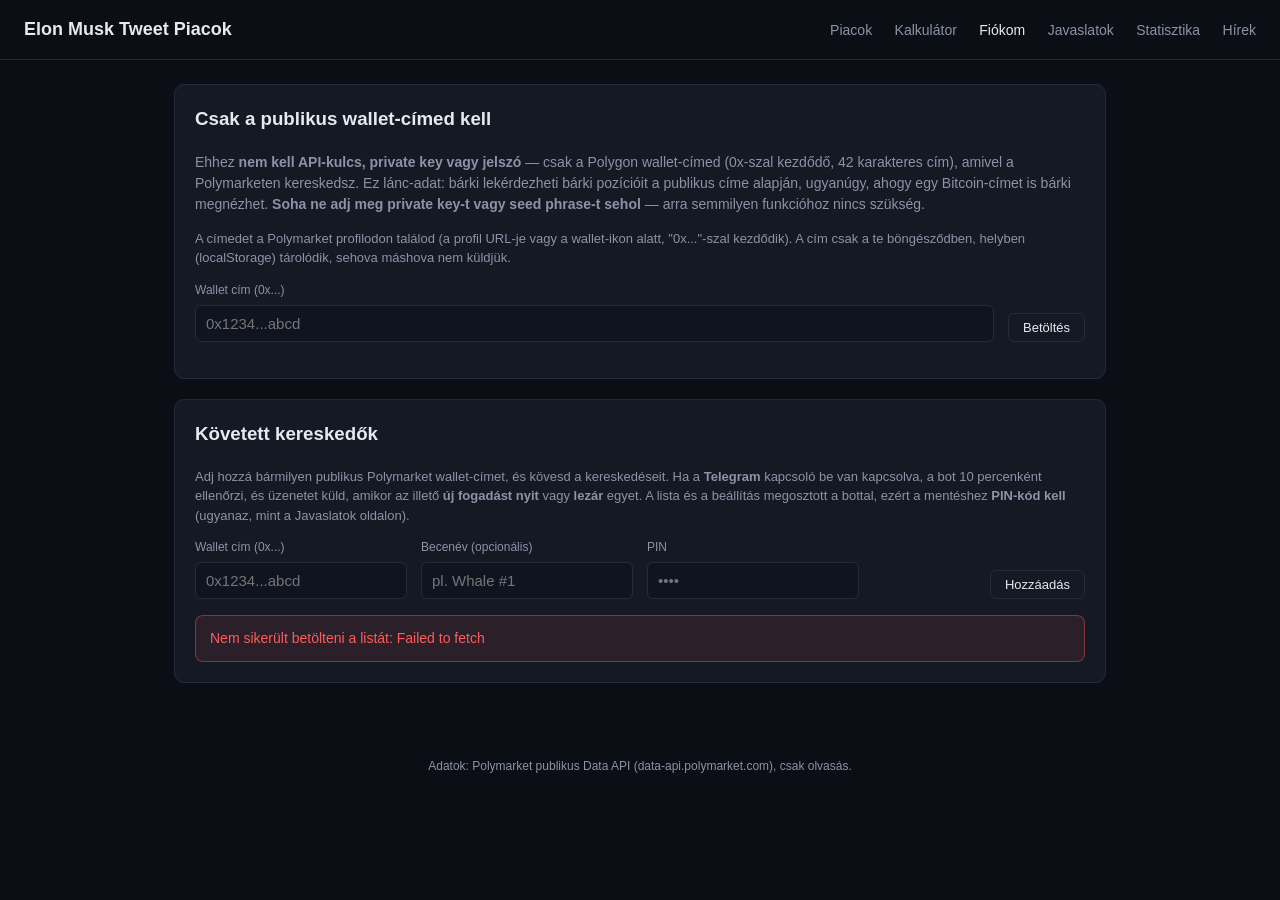
<file: account.html>
<!DOCTYPE html>
<html lang="hu">
<head>
<meta charset="UTF-8">
<meta name="viewport" content="width=device-width, initial-scale=1.0">
<title>Fiókom — Elon Musk Tweet Piacok</title>
<link rel="stylesheet" href="css/style.css?v=3">
</head>
<body>
<header class="top">
  <h1>Elon Musk Tweet Piacok</h1>
  <nav>
    <a href="index.html">Piacok</a>
    <a href="calculator.html">Kalkulátor</a>
    <a href="account.html" class="active">Fiókom</a>
    <a href="recommendations.html">Javaslatok</a>
    <a href="stats.html">Statisztika</a>
    <a href="news.html">Hírek</a>
  </nav>
</header>
<main>
  <div class="panel">
    <h3 style="margin-top:0;">Csak a publikus wallet-címed kell</h3>
    <p class="muted" style="font-size:14px;">
      Ehhez <b>nem kell API-kulcs, private key vagy jelszó</b> — csak a Polygon
      wallet-címed (0x-szal kezdődő, 42 karakteres cím), amivel a Polymarketen
      kereskedsz. Ez lánc-adat: bárki lekérdezheti bárki pozícióit a publikus
      címe alapján, ugyanúgy, ahogy egy Bitcoin-címet is bárki megnézhet.
      <b>Soha ne adj meg private key-t vagy seed phrase-t sehol</b> — arra
      semmilyen funkcióhoz nincs szükség.
    </p>
    <p class="muted" style="font-size:13px;">
      A címedet a Polymarket profilodon találod (a profil URL-je vagy a
      wallet-ikon alatt, "0x..."-szal kezdődik). A cím csak a te böngésződben,
      helyben (localStorage) tárolódik, sehova máshova nem küldjük.
    </p>
    <div class="calc-grid" style="grid-template-columns: 1fr auto;">
      <div class="field">
        <label>Wallet cím (0x...)</label>
        <input type="text" id="addressInput" placeholder="0x1234...abcd">
      </div>
      <div class="field" style="justify-content:flex-end;display:flex;align-items:flex-end;">
        <button id="loadBtn">Betöltés</button>
      </div>
    </div>
    <div id="errorBox"></div>
  </div>

  <div id="accountContent"></div>

  <div class="panel">
    <h3 style="margin-top:0;">Követett kereskedők</h3>
    <p class="muted" style="font-size:13px;">
      Adj hozzá bármilyen publikus Polymarket wallet-címet, és kövesd a kereskedéseit.
      Ha a <b>Telegram</b> kapcsoló be van kapcsolva, a bot 10 percenként ellenőrzi, és
      üzenetet küld, amikor az illető <b>új fogadást nyit</b> vagy <b>lezár</b> egyet.
      A lista és a beállítás megosztott a bottal, ezért a mentéshez <b>PIN-kód kell</b>
      (ugyanaz, mint a Javaslatok oldalon).
    </p>
    <div class="calc-grid">
      <div class="field">
        <label>Wallet cím (0x...)</label>
        <input type="text" id="followAddr" placeholder="0x1234...abcd">
      </div>
      <div class="field">
        <label>Becenév (opcionális)</label>
        <input type="text" id="followLabel" placeholder="pl. Whale #1">
      </div>
      <div class="field">
        <label>PIN</label>
        <input type="password" id="followPin" inputmode="numeric" placeholder="••••">
      </div>
      <div class="field" style="justify-content:flex-end;display:flex;align-items:flex-end;">
        <button id="followAddBtn">Hozzáadás</button>
      </div>
    </div>
    <div id="followErrorBox"></div>
    <div id="followList"><p class="loading">Betöltés...</p></div>
  </div>
</main>
<footer>Adatok: Polymarket publikus Data API (data-api.polymarket.com), csak olvasás.</footer>
<script src="js/api.js?v=18"></script>
<script src="js/account.js?v=4"></script>
</body>
</html>
</file>
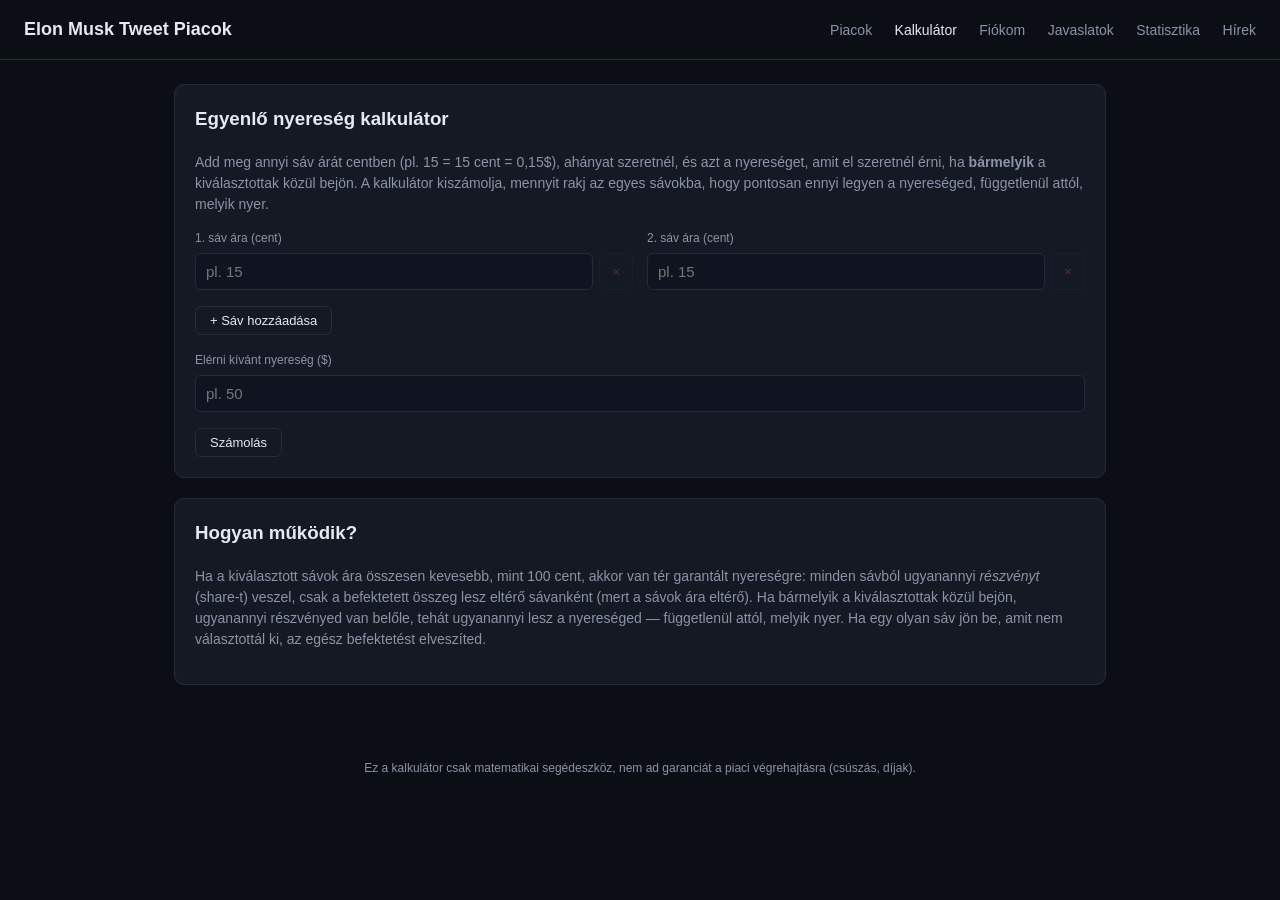
<file: calculator.html>
<!DOCTYPE html>
<html lang="hu">
<head>
<meta charset="UTF-8">
<meta name="viewport" content="width=device-width, initial-scale=1.0">
<title>Kalkulátor — Elon Musk Tweet Piacok</title>
<link rel="stylesheet" href="css/style.css?v=3">
</head>
<body>
<header class="top">
  <h1>Elon Musk Tweet Piacok</h1>
  <nav>
    <a href="index.html">Piacok</a>
    <a href="calculator.html" class="active">Kalkulátor</a>
    <a href="account.html">Fiókom</a>
    <a href="recommendations.html">Javaslatok</a>
    <a href="stats.html">Statisztika</a>
    <a href="news.html">Hírek</a>
  </nav>
</header>
<main>
  <div class="panel">
    <h3 style="margin-top:0;">Egyenlő nyereség kalkulátor</h3>
    <p class="muted" style="font-size:14px;">
      Add meg annyi sáv árát centben (pl. 15 = 15 cent = 0,15$), ahányat szeretnél,
      és azt a nyereséget, amit el szeretnél érni, ha <b>bármelyik</b> a kiválasztottak
      közül bejön. A kalkulátor kiszámolja, mennyit rakj az egyes sávokba, hogy
      pontosan ennyi legyen a nyereséged, függetlenül attól, melyik nyer.
    </p>

    <div class="calc-grid" id="priceRows"></div>
    <button id="addRowBtn" type="button">+ Sáv hozzáadása</button>

    <div class="calc-grid" style="margin-top:16px;">
      <div class="field">
        <label>Elérni kívánt nyereség ($)</label>
        <input type="number" id="profit" min="0" step="1" placeholder="pl. 50">
      </div>
    </div>

    <button id="calcBtn">Számolás</button>

    <div id="errorBox"></div>
    <div id="results"></div>
    <div id="paceInfo"></div>
  </div>

  <div class="panel">
    <h3 style="margin-top:0;">Hogyan működik?</h3>
    <p class="muted" style="font-size:14px;">
      Ha a kiválasztott sávok ára összesen kevesebb, mint 100 cent, akkor van tér
      garantált nyereségre: minden sávból ugyanannyi <i>részvényt</i> (share-t)
      veszel, csak a befektetett összeg lesz eltérő sávanként (mert a sávok ára
      eltérő). Ha bármelyik a kiválasztottak közül bejön, ugyanannyi részvényed
      van belőle, tehát ugyanannyi lesz a nyereséged — függetlenül attól, melyik
      nyer. Ha egy olyan sáv jön be, amit nem választottál ki, az egész
      befektetést elveszíted.
    </p>
  </div>
</main>
<footer>Ez a kalkulátor csak matematikai segédeszköz, nem ad garanciát a piaci végrehajtásra (csúszás, díjak).</footer>
<script src="js/api.js?v=18"></script>
<script src="js/calculator.js?v=5"></script>
</body>
</html>
</file>
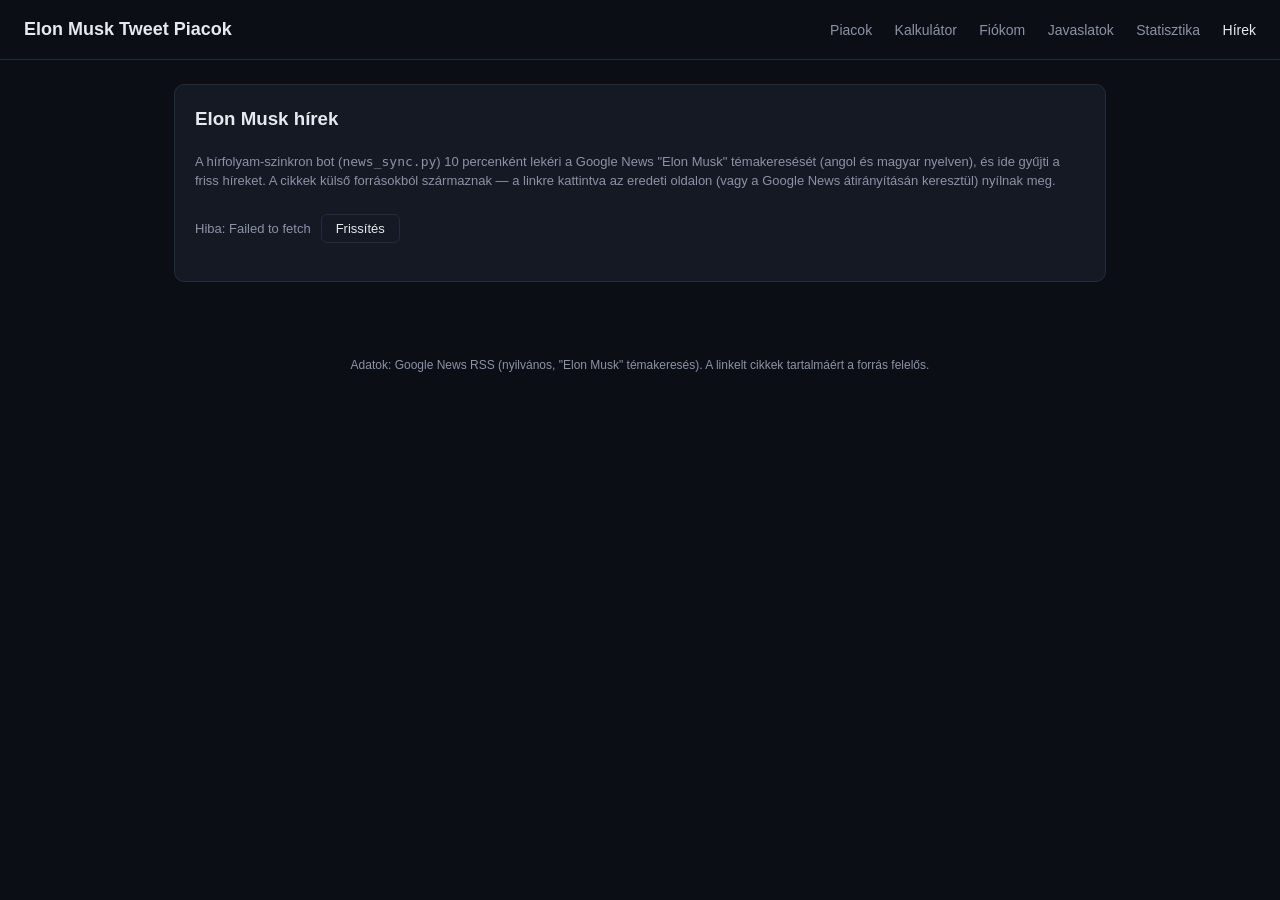
<file: news.html>
<!DOCTYPE html>
<html lang="hu">
<head>
<meta charset="UTF-8">
<meta name="viewport" content="width=device-width, initial-scale=1.0">
<title>Hírek — Elon Musk Tweet Piacok</title>
<link rel="stylesheet" href="css/style.css?v=3">
</head>
<body>
<header class="top">
  <h1>Elon Musk Tweet Piacok</h1>
  <nav>
    <a href="index.html">Piacok</a>
    <a href="calculator.html">Kalkulátor</a>
    <a href="account.html">Fiókom</a>
    <a href="recommendations.html">Javaslatok</a>
    <a href="stats.html">Statisztika</a>
    <a href="news.html" class="active">Hírek</a>
  </nav>
</header>
<main>
  <div class="panel">
    <h3 style="margin-top:0;">Elon Musk hírek</h3>
    <p class="muted" style="font-size:13px;">
      A hírfolyam-szinkron bot (<code>news_sync.py</code>) 10 percenként lekéri a
      Google News "Elon Musk" témakeresését (angol és magyar nyelven), és ide gyűjti
      a friss híreket. A cikkek külső forrásokból származnak — a linkre kattintva az
      eredeti oldalon (vagy a Google News átirányításán keresztül) nyílnak meg.
    </p>
    <div id="langFilter" class="bucket-preview" style="margin:10px 0;"></div>
    <div class="status-bar">
      <span id="statusText">Betöltés...</span>
      <button id="refreshBtn">Frissítés</button>
    </div>
  </div>

  <div id="newsList"></div>
</main>
<footer>Adatok: Google News RSS (nyilvános, "Elon Musk" témakeresés). A linkelt cikkek tartalmáért a forrás felelős.</footer>
<script src="js/api.js?v=18"></script>
<script src="js/news.js?v=2"></script>
</body>
</html>
</file>
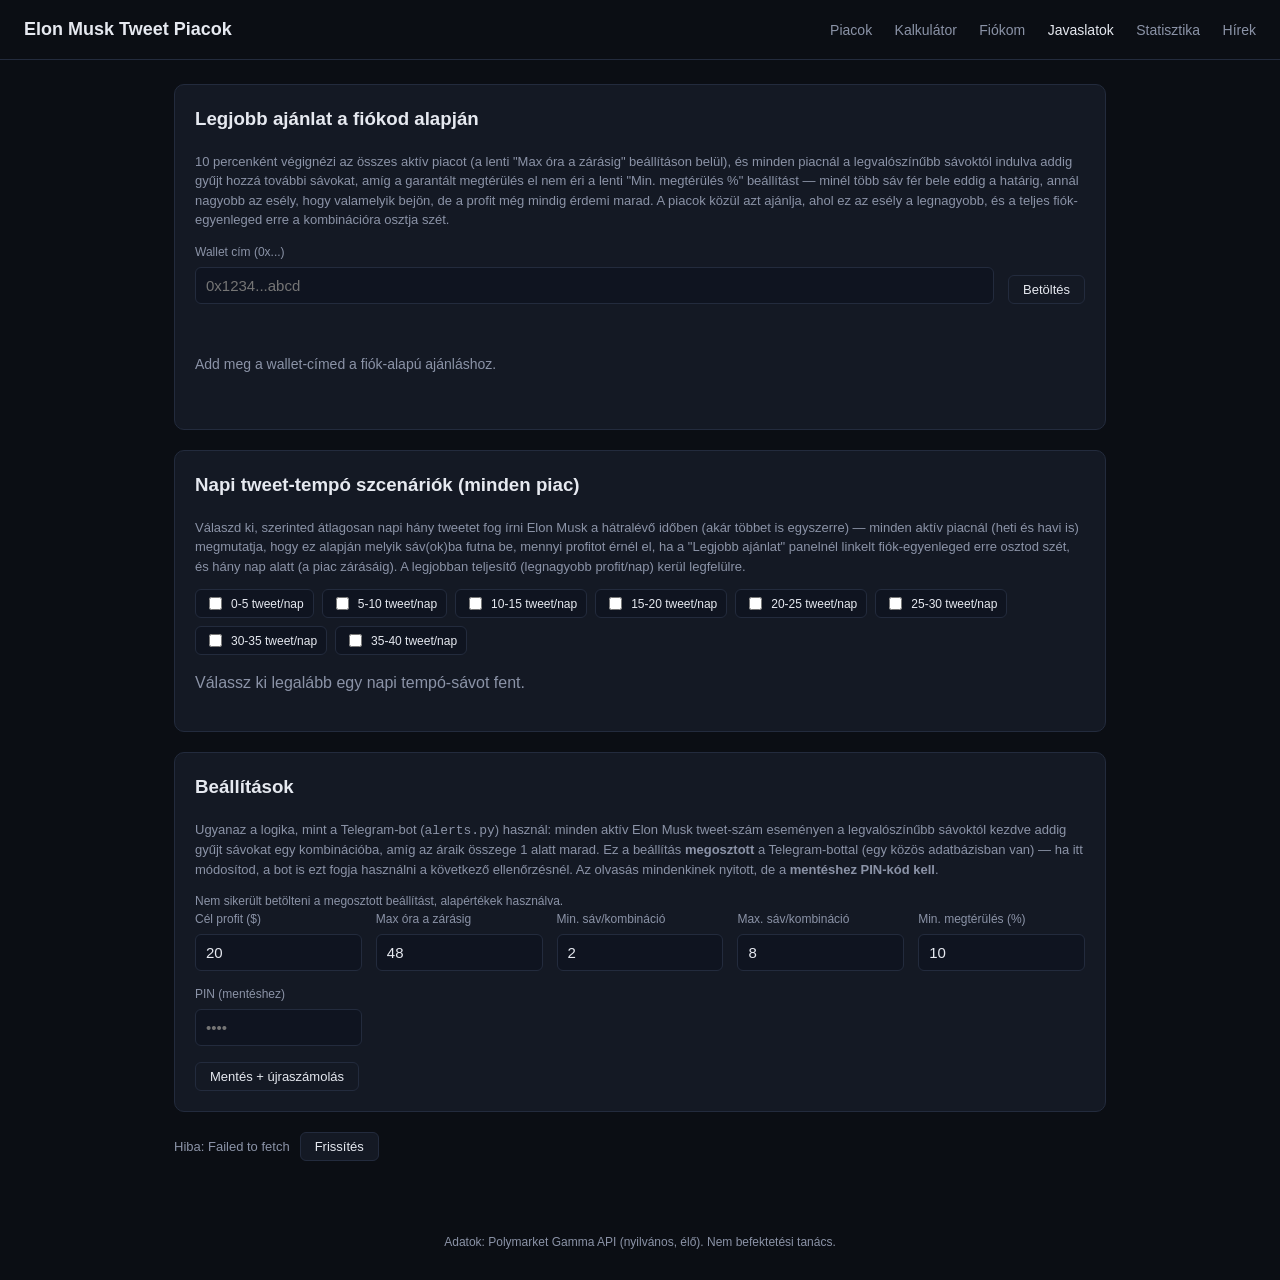
<file: recommendations.html>
<!DOCTYPE html>
<html lang="hu">
<head>
<meta charset="UTF-8">
<meta name="viewport" content="width=device-width, initial-scale=1.0">
<title>Javaslatok — Elon Musk Tweet Piacok</title>
<link rel="stylesheet" href="css/style.css?v=3">
</head>
<body>
<header class="top">
  <h1>Elon Musk Tweet Piacok</h1>
  <nav>
    <a href="index.html">Piacok</a>
    <a href="calculator.html">Kalkulátor</a>
    <a href="account.html">Fiókom</a>
    <a href="recommendations.html" class="active">Javaslatok</a>
    <a href="stats.html">Statisztika</a>
    <a href="news.html">Hírek</a>
  </nav>
</header>
<main>
  <div class="panel">
    <h3 style="margin-top:0;">Legjobb ajánlat a fiókod alapján</h3>
    <p class="muted" style="font-size:13px;">
      10 percenként végignézi az összes aktív piacot (a lenti "Max óra a zárásig"
      beállításon belül), és minden piacnál a legvalószínűbb sávoktól indulva
      addig gyűjt hozzá további sávokat, amíg a garantált megtérülés el nem éri
      a lenti "Min. megtérülés %" beállítást — minél több sáv fér bele eddig a
      határig, annál nagyobb az esély, hogy valamelyik bejön, de a profit még
      mindig érdemi marad. A piacok közül azt ajánlja, ahol ez az esély a
      legnagyobb, és a teljes fiók-egyenleged erre a kombinációra osztja szét.
    </p>
    <div class="calc-grid" style="grid-template-columns: 1fr auto;">
      <div class="field">
        <label>Wallet cím (0x...)</label>
        <input type="text" id="bestAddressInput" placeholder="0x1234...abcd">
      </div>
      <div class="field" style="justify-content:flex-end;display:flex;align-items:flex-end;">
        <button id="bestLoadBtn">Betöltés</button>
      </div>
    </div>
    <div id="bestErrorBox"></div>
    <div id="bestPickBox" class="loading">Add meg a wallet-címed a fiók-alapú ajánláshoz.</div>
  </div>

  <div class="panel">
    <h3 style="margin-top:0;">Napi tweet-tempó szcenáriók (minden piac)</h3>
    <p class="muted" style="font-size:13px;">
      Válaszd ki, szerinted átlagosan napi hány tweetet fog írni Elon Musk a
      hátralévő időben (akár többet is egyszerre) — minden aktív piacnál
      (heti és havi is) megmutatja, hogy ez alapján melyik sáv(ok)ba futna be,
      mennyi profitot érnél el, ha a "Legjobb ajánlat" panelnél linkelt
      fiók-egyenleged erre osztod szét, és hány nap alatt (a piac zárásáig).
      A legjobban teljesítő (legnagyobb profit/nap) kerül legfelülre.
    </p>
    <div id="paceSegments" class="bucket-preview" style="margin-bottom:12px;"></div>
    <div id="paceScenarioList"></div>
  </div>

  <div class="panel">
    <h3 style="margin-top:0;">Beállítások</h3>
    <p class="muted" style="font-size:13px;">
      Ugyanaz a logika, mint a Telegram-bot (<code>alerts.py</code>) használ: minden
      aktív Elon Musk tweet-szám eseményen a legvalószínűbb sávoktól kezdve addig
      gyűjt sávokat egy kombinációba, amíg az áraik összege 1 alatt marad. Ez a
      beállítás <b>megosztott</b> a Telegram-bottal (egy közös adatbázisban van) —
      ha itt módosítod, a bot is ezt fogja használni a következő ellenőrzésnél.
      Az olvasás mindenkinek nyitott, de a <b>mentéshez PIN-kód kell</b>.
    </p>
    <div id="configSourceNote" class="muted" style="font-size:12px;"></div>
    <div class="calc-grid">
      <div class="field">
        <label>Cél profit ($)</label>
        <input type="number" id="cfgProfit" min="1" step="1">
      </div>
      <div class="field">
        <label>Max óra a zárásig</label>
        <input type="number" id="cfgMaxHours" min="1" step="1">
      </div>
      <div class="field">
        <label>Min. sáv/kombináció</label>
        <input type="number" id="cfgMinLegs" min="2" step="1">
      </div>
      <div class="field">
        <label>Max. sáv/kombináció</label>
        <input type="number" id="cfgMaxLegs" min="2" step="1">
      </div>
      <div class="field">
        <label>Min. megtérülés (%)</label>
        <input type="number" id="cfgMinReturn" min="0" step="1">
      </div>
      <div class="field">
        <label>PIN (mentéshez)</label>
        <input type="password" id="cfgPin" inputmode="numeric" placeholder="••••">
      </div>
    </div>
    <button id="saveCfgBtn">Mentés + újraszámolás</button>
    <div id="cfgErrorBox"></div>
  </div>

  <div class="status-bar">
    <span id="statusText">Betöltés...</span>
    <button id="refreshBtn">Frissítés</button>
  </div>

  <div id="recList"></div>
</main>
<footer>Adatok: Polymarket Gamma API (nyilvános, élő). Nem befektetési tanács.</footer>
<script src="js/api.js?v=18"></script>
<script src="js/recommendations.js?v=11"></script>
</body>
</html>
</file>
<file: css/style.css>
:root {
  --bg: #0b0e14;
  --panel: #141924;
  --panel-border: #232b3d;
  --text: #e6e9f0;
  --muted: #8b93a7;
  --accent: #4f8cff;
  --green: #2ecc71;
  --red: #ff5c5c;
  --yellow: #f5b942;
}

* { box-sizing: border-box; }

body {
  margin: 0;
  background: var(--bg);
  color: var(--text);
  font-family: -apple-system, Segoe UI, Roboto, Helvetica, Arial, sans-serif;
  line-height: 1.5;
}

header.top {
  display: flex;
  align-items: center;
  justify-content: space-between;
  padding: 16px 24px;
  border-bottom: 1px solid var(--panel-border);
  flex-wrap: wrap;
  gap: 12px;
}

header.top h1 {
  font-size: 18px;
  margin: 0;
}

nav a {
  color: var(--muted);
  text-decoration: none;
  margin-left: 18px;
  font-size: 14px;
}

nav a:hover, nav a.active {
  color: var(--text);
}

main {
  max-width: 980px;
  margin: 0 auto;
  padding: 24px;
}

.muted { color: var(--muted); }

.status-bar {
  display: flex;
  align-items: center;
  gap: 10px;
  font-size: 13px;
  color: var(--muted);
  margin-bottom: 18px;
}

button {
  background: var(--panel);
  border: 1px solid var(--panel-border);
  color: var(--text);
  padding: 6px 14px;
  border-radius: 6px;
  cursor: pointer;
  font-size: 13px;
}

button:hover { border-color: var(--accent); }

.card {
  background: var(--panel);
  border: 1px solid var(--panel-border);
  border-radius: 10px;
  padding: 16px 18px;
  margin-bottom: 14px;
  display: block;
  text-decoration: none;
  color: var(--text);
  transition: border-color .15s;
}

.card:hover { border-color: var(--accent); }

.card-head {
  display: flex;
  justify-content: space-between;
  align-items: baseline;
  gap: 12px;
  flex-wrap: wrap;
}

.card-head h3 { margin: 0; font-size: 16px; }

.badge {
  display: inline-block;
  font-size: 11px;
  padding: 2px 8px;
  border-radius: 999px;
  background: rgba(79,140,255,0.15);
  color: var(--accent);
  border: 1px solid rgba(79,140,255,0.35);
}

.badge.monthly {
  background: rgba(245,185,66,0.12);
  color: var(--yellow);
  border-color: rgba(245,185,66,0.35);
}

.bucket-preview {
  margin-top: 10px;
  display: flex;
  gap: 8px;
  flex-wrap: wrap;
}

.chip {
  font-size: 12px;
  background: #0f1420;
  border: 1px solid var(--panel-border);
  border-radius: 6px;
  padding: 4px 9px;
}

.chip b { color: var(--green); }

.chip-toggle {
  display: inline-flex;
  align-items: center;
  gap: 6px;
  cursor: pointer;
  user-select: none;
}

.chip-toggle input { accent-color: var(--accent); }

.chip-toggle.checked {
  border-color: var(--accent);
  background: rgba(79,140,255,0.12);
  color: var(--accent);
}

table {
  width: 100%;
  border-collapse: collapse;
  font-size: 14px;
}

th, td {
  text-align: left;
  padding: 8px 10px;
  border-bottom: 1px solid var(--panel-border);
}

th { color: var(--muted); font-weight: 500; font-size: 12px; text-transform: uppercase; }

tr.top-row td { color: var(--green); font-weight: 600; }

tr.live-match { outline: 2px solid var(--yellow); outline-offset: -2px; }
tr.live-match td:first-child { position: relative; }
tr.live-match td:first-child::before {
  content: "●";
  color: var(--yellow);
  position: absolute;
  left: -14px;
}

.bar-track {
  background: #0f1420;
  border-radius: 5px;
  height: 8px;
  width: 100%;
  overflow: hidden;
}

.bar-fill {
  height: 100%;
  background: linear-gradient(90deg, var(--accent), var(--green));
}

.back-link {
  display: inline-block;
  margin-bottom: 16px;
  color: var(--muted);
  text-decoration: none;
  font-size: 14px;
}

.back-link:hover { color: var(--text); }

.panel {
  background: var(--panel);
  border: 1px solid var(--panel-border);
  border-radius: 10px;
  padding: 20px;
  margin-bottom: 20px;
}

.calc-grid {
  display: grid;
  grid-template-columns: repeat(auto-fit, minmax(150px, 1fr));
  gap: 14px;
  margin-bottom: 16px;
}

.field label {
  display: block;
  font-size: 12px;
  color: var(--muted);
  margin-bottom: 6px;
}

.field input {
  width: 100%;
  background: #0f1420;
  border: 1px solid var(--panel-border);
  color: var(--text);
  padding: 9px 10px;
  border-radius: 6px;
  font-size: 15px;
}

.field input:focus { outline: none; border-color: var(--accent); }

.price-field .row-inline { display: flex; gap: 6px; }
.price-field .row-inline input { flex: 1; }

.remove-row-btn {
  padding: 0 12px;
  color: var(--red);
  border-color: var(--panel-border);
}

.remove-row-btn:hover { border-color: var(--red); }
.remove-row-btn:disabled { opacity: 0.3; cursor: not-allowed; }

.result-grid {
  display: grid;
  grid-template-columns: repeat(auto-fit, minmax(150px, 1fr));
  gap: 12px;
  margin-top: 18px;
}

.result-card {
  background: #0f1420;
  border: 1px solid var(--panel-border);
  border-radius: 8px;
  padding: 12px 14px;
}

.result-card .label { font-size: 11px; color: var(--muted); text-transform: uppercase; }
.result-card .value { font-size: 20px; font-weight: 600; margin-top: 4px; }

.error-box {
  background: rgba(255,92,92,0.1);
  border: 1px solid rgba(255,92,92,0.4);
  color: var(--red);
  padding: 12px 14px;
  border-radius: 8px;
  margin-top: 12px;
  font-size: 14px;
}

.checkbox-row {
  display: flex;
  align-items: center;
  gap: 6px;
}

canvas { max-width: 100%; }

/* A Chart.js canvas magassaga a "height" HTML attributumhoz ragad, ha nincs
   sajat, CSS-vezerelt konteneremagassaga - keskeny (mobil) kepernyon ez a
   szelesseg zsugorodasaval egyutt hasznalhatatlanul osszenyomja a
   diagramokat (feliratok/legenda egymason, oszlopok alig lathatoak). Ez a
   wrapper ad fix, kepernyomerettol fuggo magassagot, es a stats.js-ben
   `maintainAspectRatio:false`-t hasznalunk, hogy a canvas ezt ki is toltse. */
.chart-wrap {
  position: relative;
  width: 100%;
  height: 260px;
}

@media (min-width: 640px) {
  .chart-wrap { height: 300px; }
}

footer {
  text-align: center;
  color: var(--muted);
  font-size: 12px;
  padding: 30px 0;
}

.loading { color: var(--muted); font-size: 14px; padding: 20px 0; }

/* Ha egy tablazat cellaja (pl. a honap-osszehasonlito "107 eddig (becsult...)"
   szoveg) nem torne sort, szelesebbre nyomhatna a tablazatot a panelnel -
   ez a wrapper biztonsagosan oldalra gorgetheto teszi minden tablazatot
   ahelyett, hogy az egesz oldalt tolna szet. */
.table-scroll {
  width: 100%;
  overflow-x: auto;
  -webkit-overflow-scrolling: touch;
}

@media (max-width: 640px) {
  main { padding: 14px; }
  header.top { padding: 12px 14px; }
  header.top h1 { font-size: 16px; }
  nav a { margin-left: 0; margin-right: 14px; font-size: 13px; }
  .panel { padding: 14px; }
  table { font-size: 13px; }
  th, td { padding: 7px 6px; }
  .result-card .value { font-size: 17px; }
}
</file>
